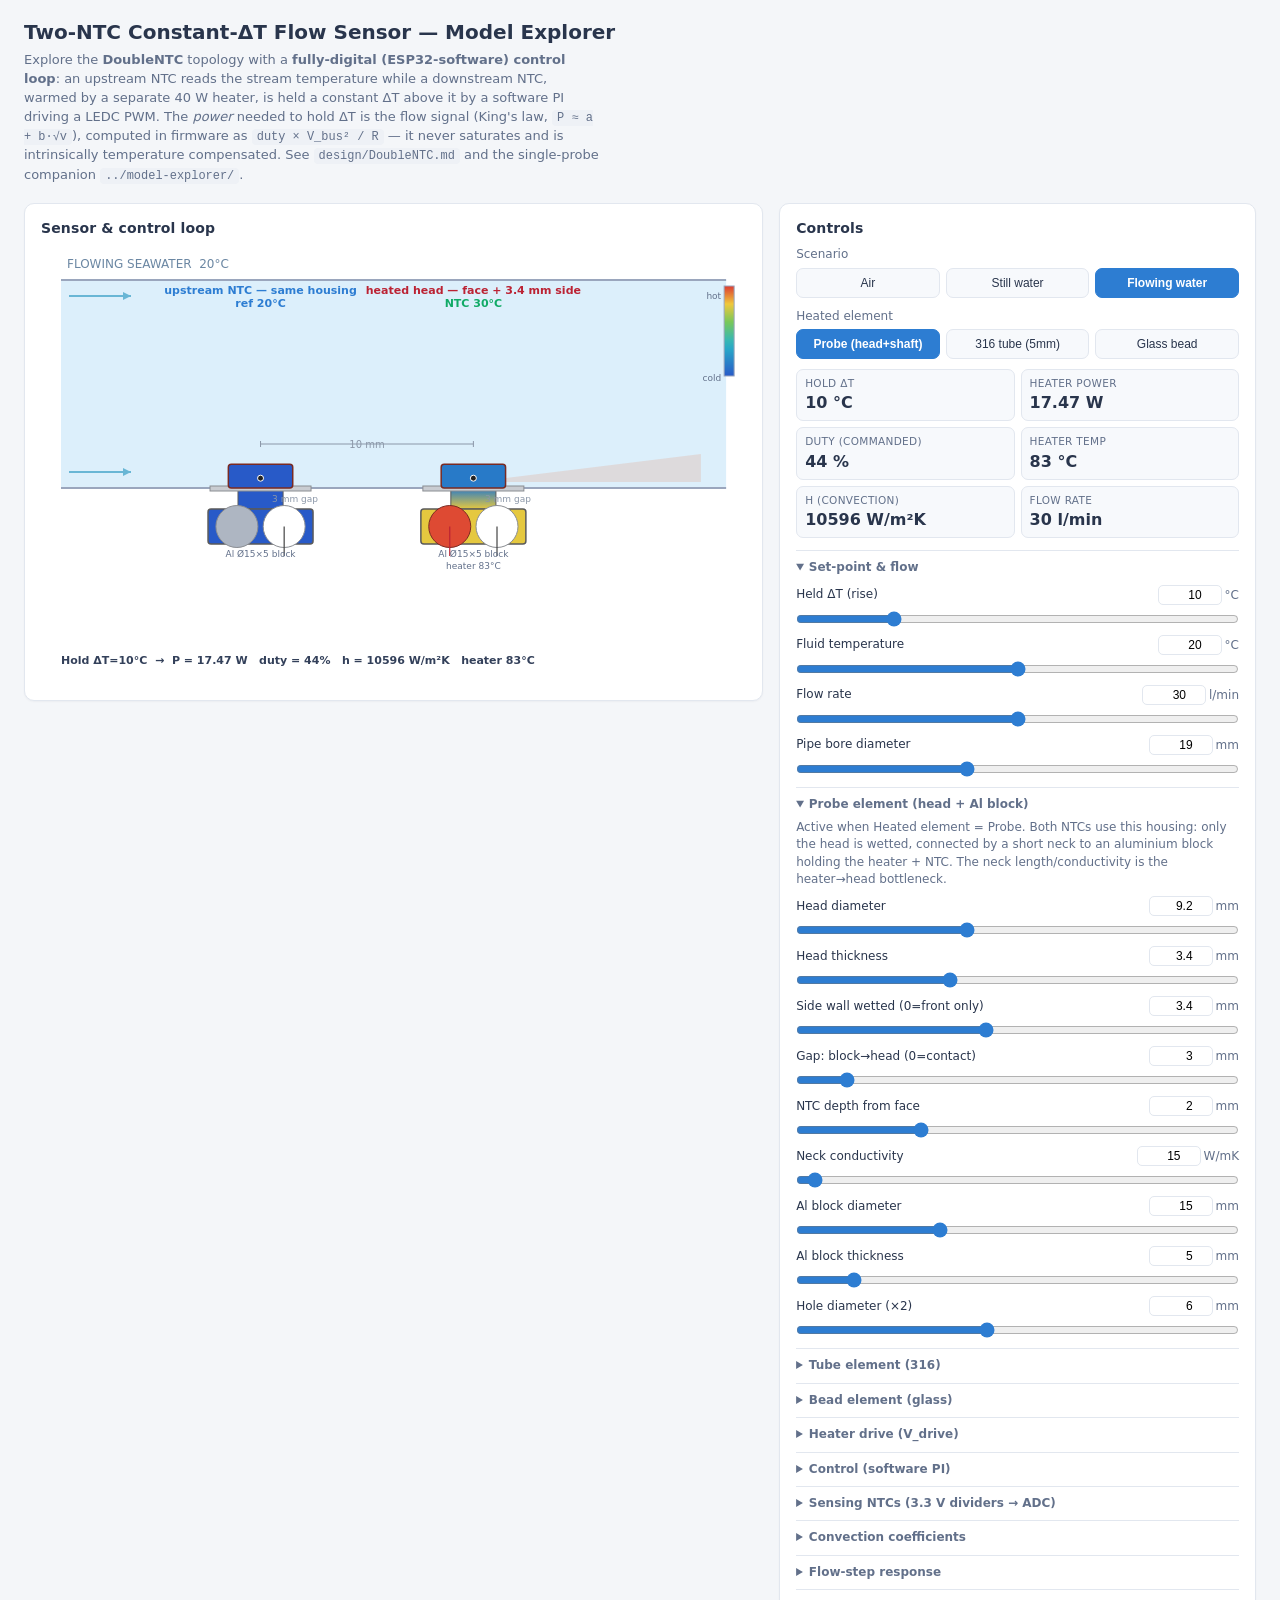
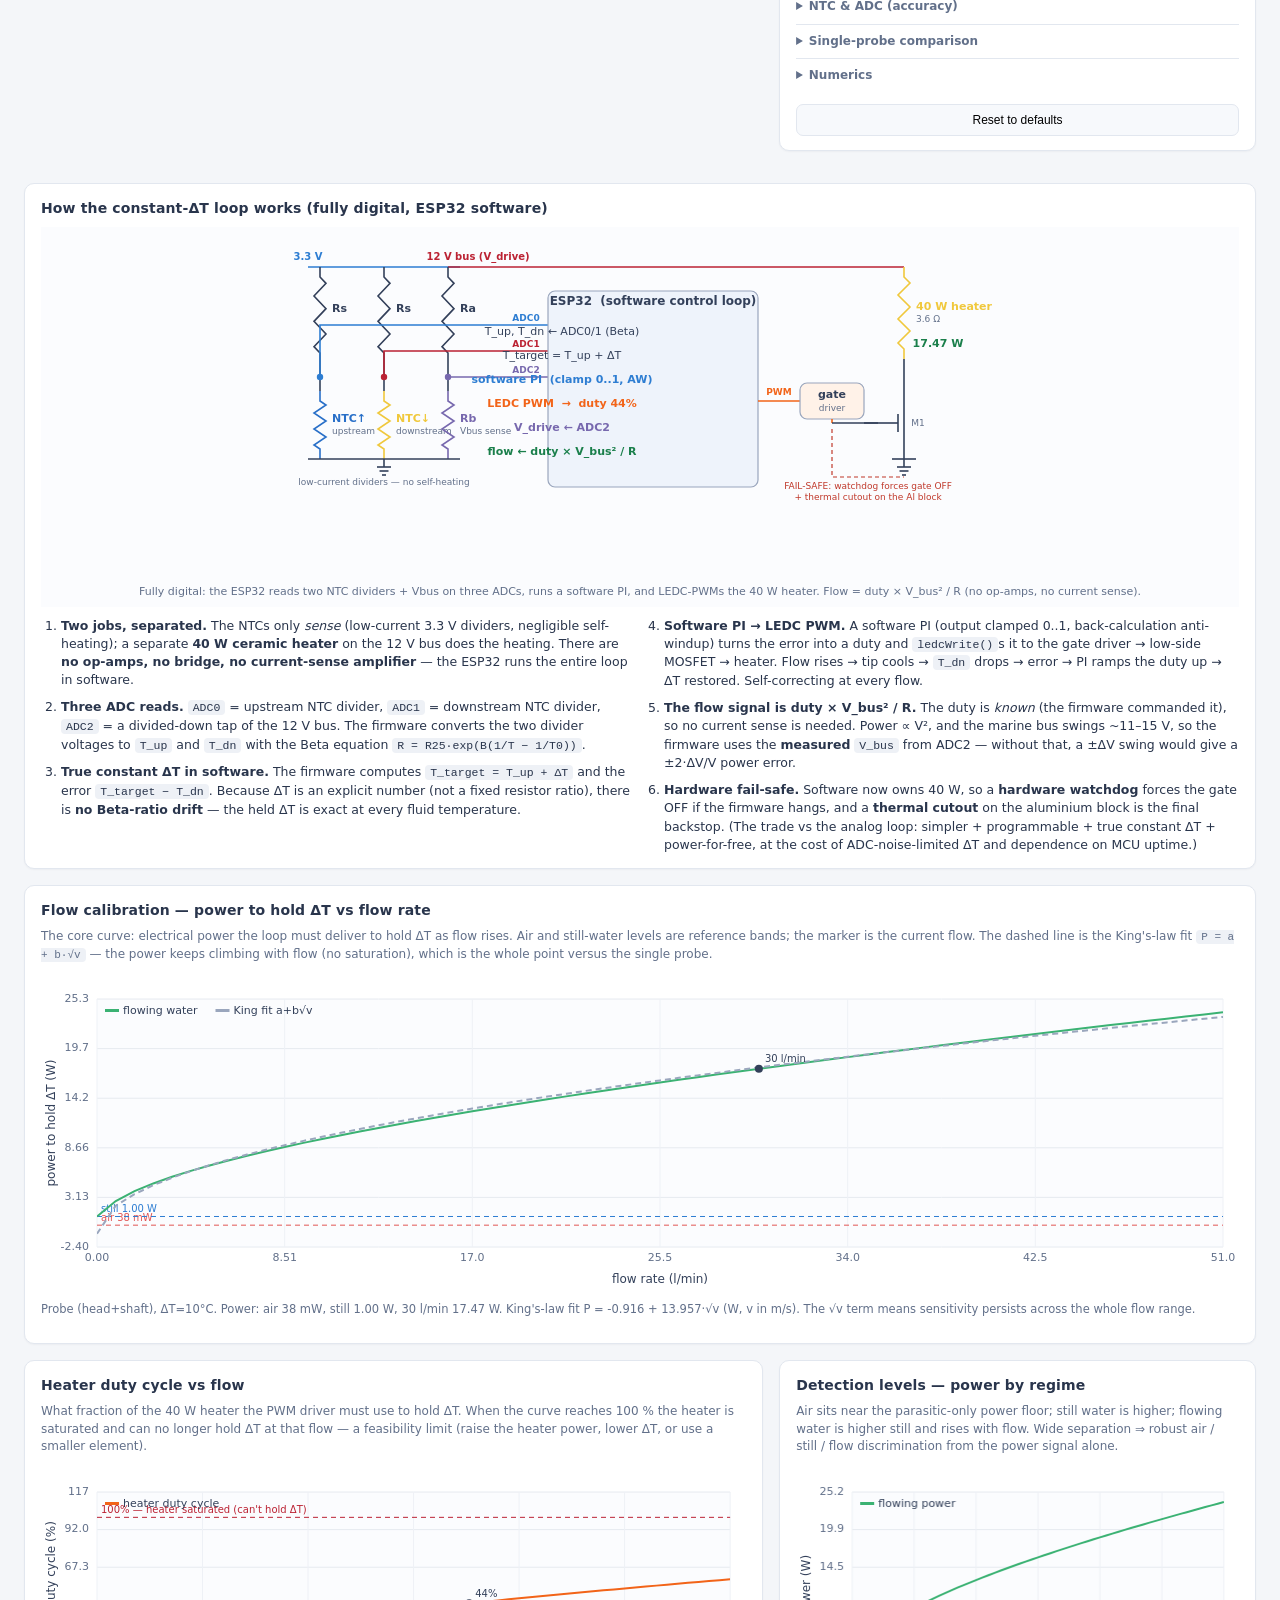
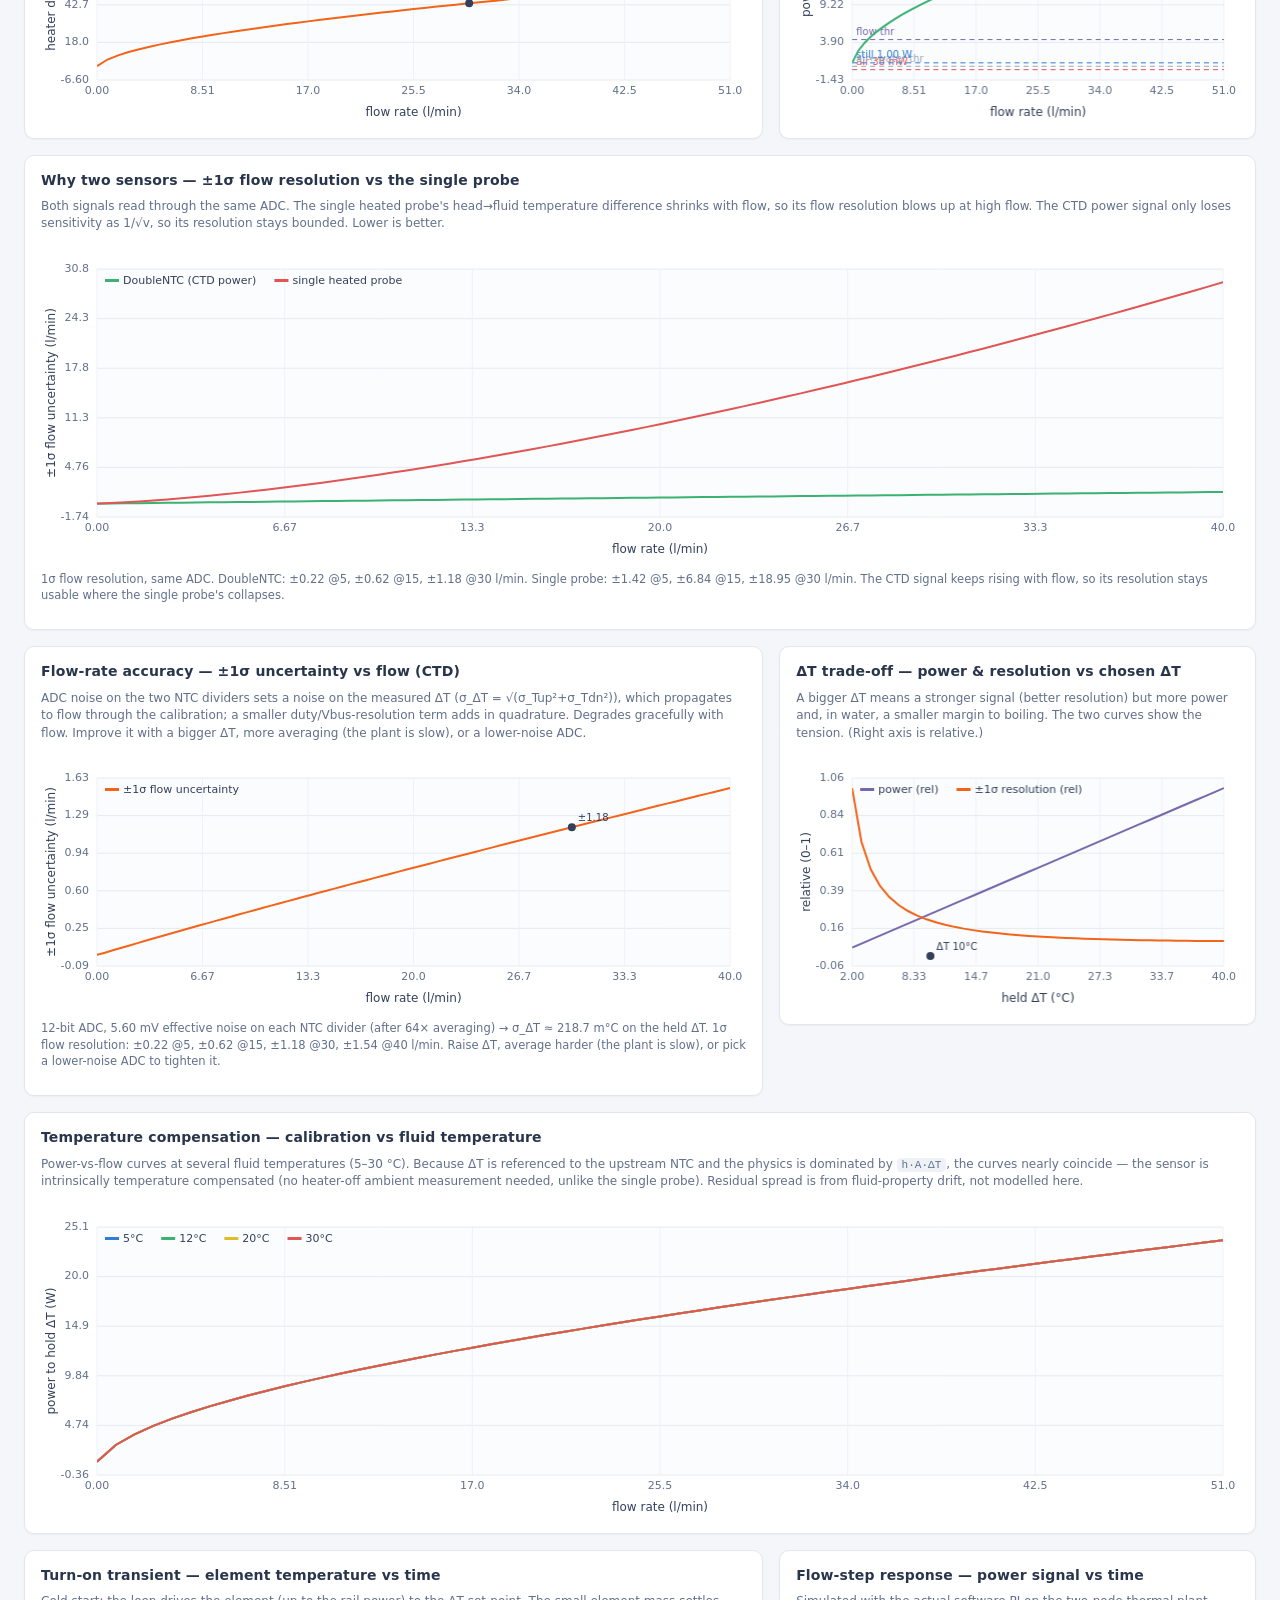
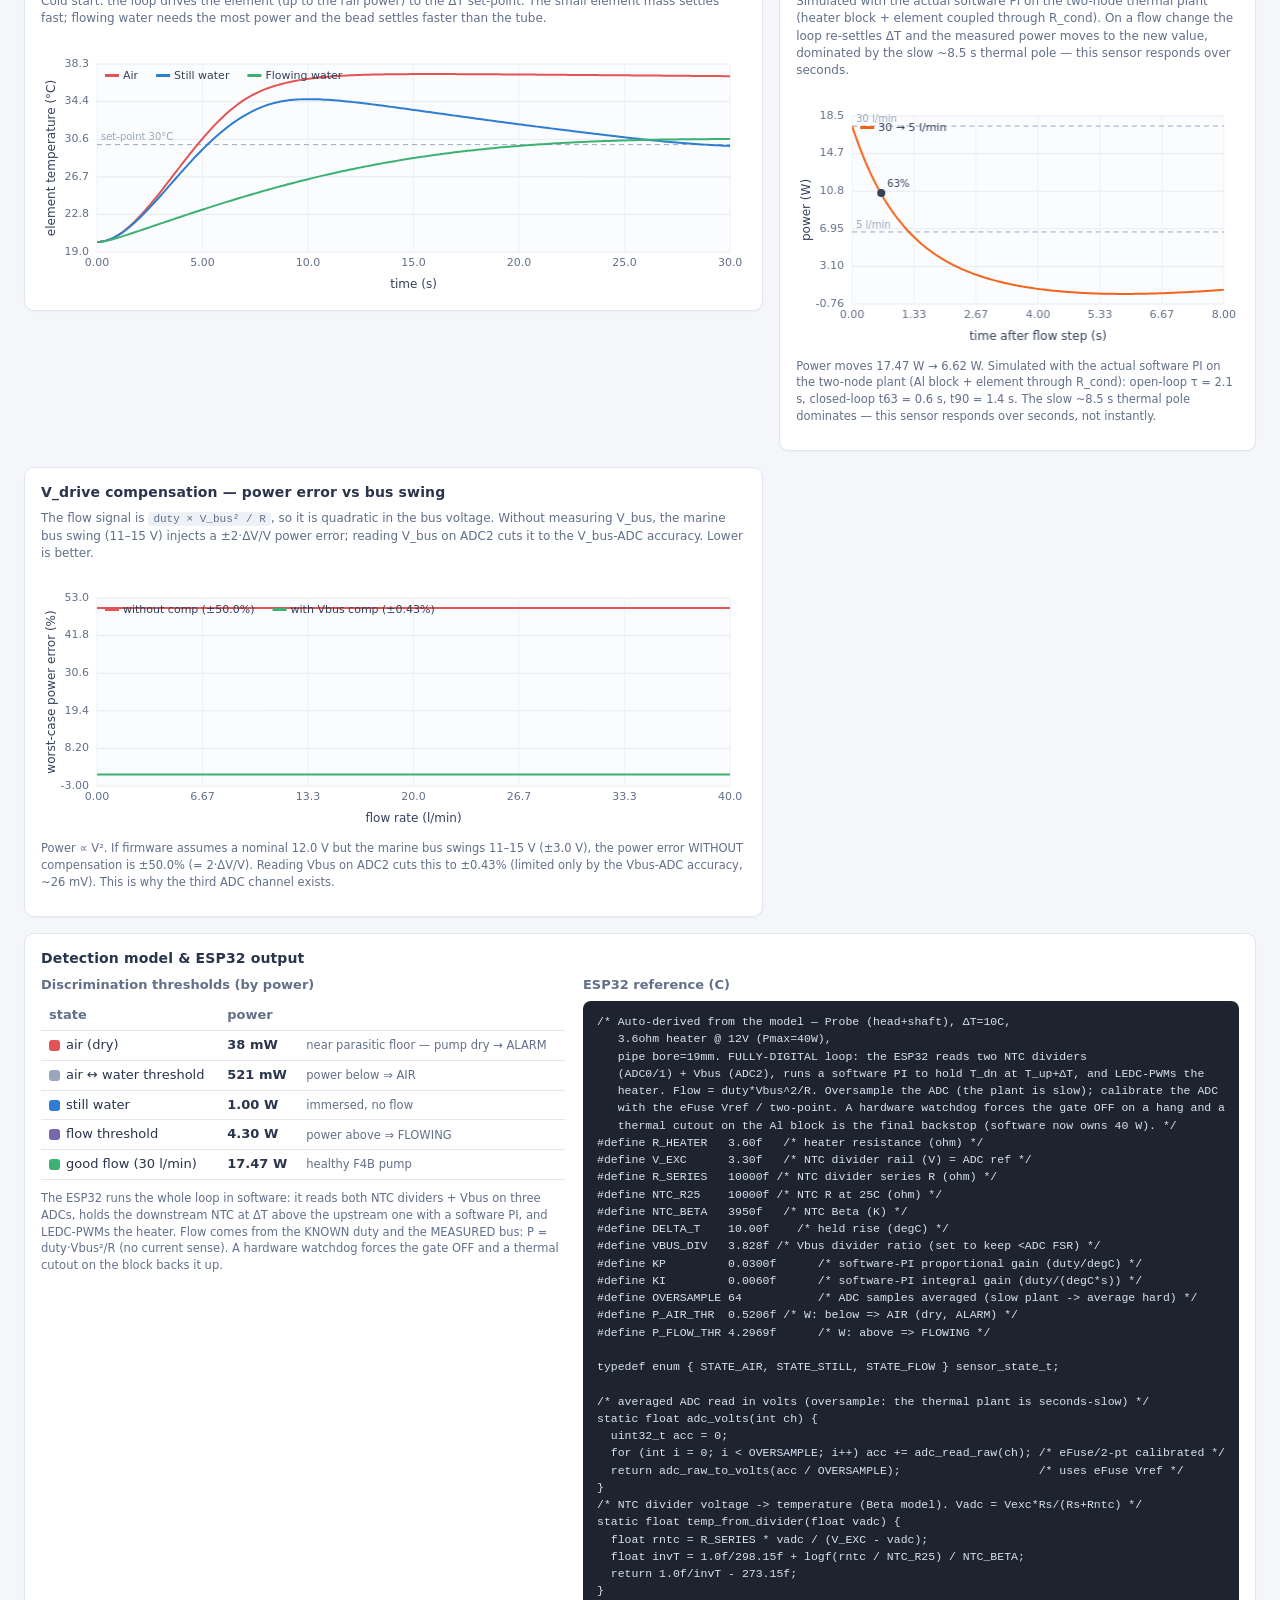
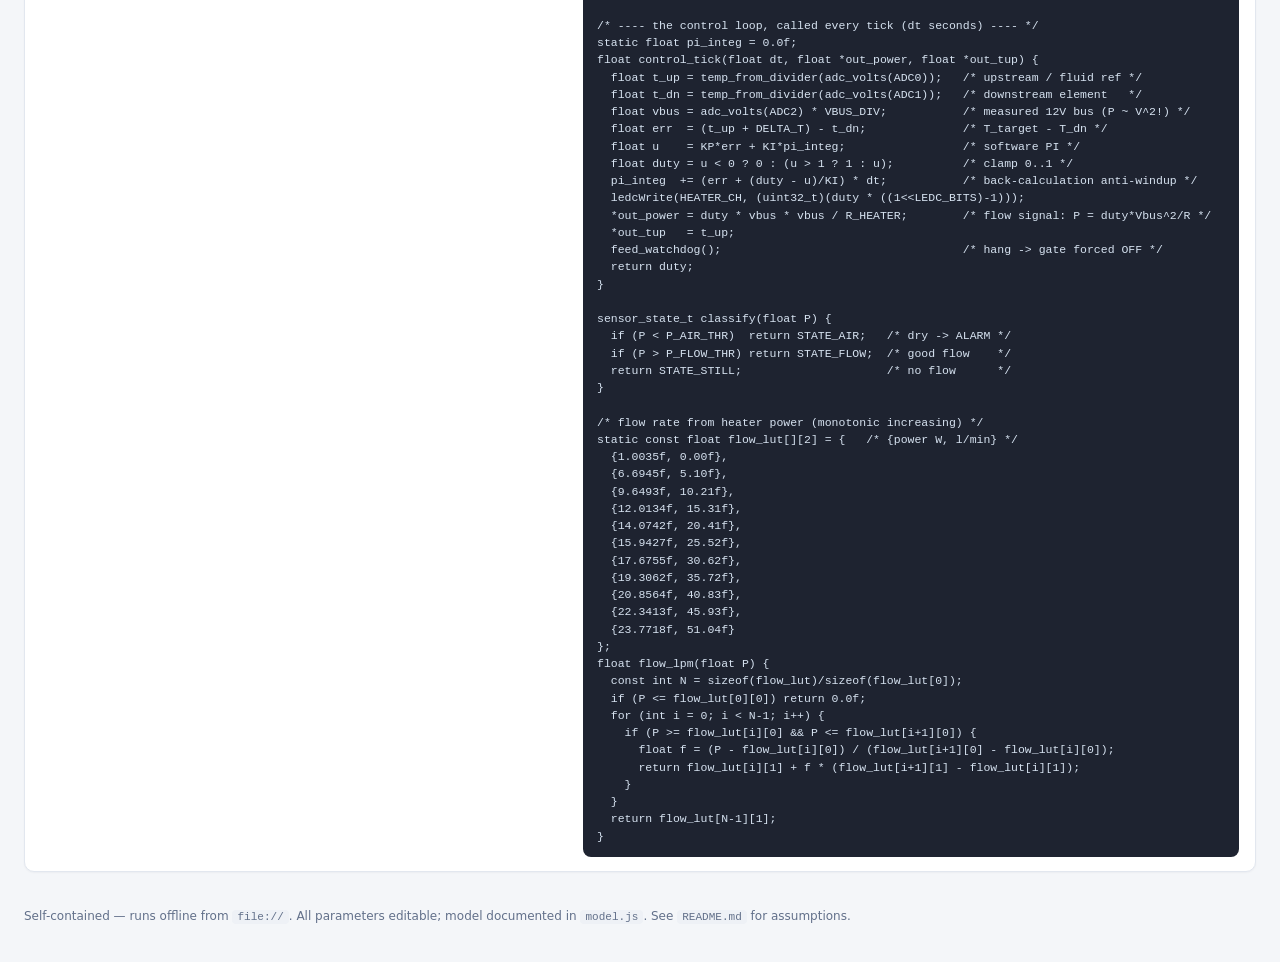
<file: design/double-ntc-explorer/index.html>
<!DOCTYPE html>
<html lang="en">
  <head>
    <meta charset="UTF-8" />
    <meta name="viewport" content="width=device-width, initial-scale=1.0" />
    <title>DoubleNTC Flow Sensor Explorer</title>
    <link rel="stylesheet" href="styles.css" />
  </head>
  <body>
    <header>
      <h1>Two-NTC Constant-ΔT Flow Sensor — Model Explorer</h1>
      <p class="sub">
        Explore the <strong>DoubleNTC</strong> topology with a <strong>fully-digital
        (ESP32-software) control loop</strong>: an upstream NTC reads the stream temperature
        while a downstream NTC, warmed by a separate 40 W heater, is held a constant ΔT above it
        by a software PI driving a LEDC PWM. The <em>power</em> needed to hold ΔT is the flow
        signal (King's law, <code>P ≈ a + b·√v</code>), computed in firmware as
        <code>duty × V_bus² / R</code> — it never saturates and is intrinsically temperature
        compensated. See <code>design/DoubleNTC.md</code> and the single-probe companion
        <code>../model-explorer/</code>.
      </p>
    </header>

    <main>
      <!-- ============ TOP: diagram + controls ============ -->
      <section class="panel diagram-panel">
        <h2>Sensor &amp; control loop</h2>
        <canvas id="diagram"></canvas>
      </section>

      <section class="panel controls-panel">
        <h2>Controls</h2>

        <div class="field">
          <label>Scenario</label>
          <div class="scenarios" id="scenarios">
            <button data-scene="air" class="active">Air</button>
            <button data-scene="stillwater">Still water</button>
            <button data-scene="flowing">Flowing water</button>
          </div>
        </div>

        <div class="field">
          <label>Heated element</label>
          <div class="scenarios" id="elements"></div>
        </div>

        <div class="readout" id="readout"></div>

        <details open>
          <summary>Set-point &amp; flow</summary>
          <div class="ctrl" data-key="delta_T" data-min="2" data-max="40" data-step="1" data-unit="°C" data-label="Held ΔT (rise)"></div>
          <div class="ctrl" data-key="T_fluid" data-min="0" data-max="40" data-step="1" data-unit="°C" data-label="Fluid temperature"></div>
          <div class="ctrl" data-key="flow_lpm" data-min="0" data-max="60" data-step="0.5" data-unit="l/min" data-label="Flow rate"></div>
          <div class="ctrl" data-key="pipe_dia_mm" data-min="6" data-max="40" data-step="0.5" data-unit="mm" data-label="Pipe bore diameter"></div>
        </details>

        <details open>
          <summary>Probe element (head + Al block)</summary>
          <p class="hint" style="margin: 6px 0">
            Active when Heated element = Probe. Both NTCs use this housing: only the head is
            wetted, connected by a short neck to an aluminium block holding the heater + NTC.
            The neck length/conductivity is the heater→head bottleneck.
          </p>
          <div class="ctrl" data-key="probe_head_dia_mm" data-min="5" data-max="16" data-step="0.1" data-unit="mm" data-label="Head diameter"></div>
          <div class="ctrl" data-key="probe_head_thick_mm" data-min="1" data-max="8" data-step="0.1" data-unit="mm" data-label="Head thickness"></div>
          <div class="ctrl" data-key="head_side_exposed_mm" data-min="0" data-max="8" data-step="0.1" data-unit="mm" data-label="Side wall wetted (0=front only)"></div>
          <div class="ctrl" data-key="probe_gap_mm" data-min="0" data-max="30" data-step="0.5" data-unit="mm" data-label="Gap: block→head (0=contact)"></div>
          <div class="ctrl" data-key="probe_ntc_from_face_mm" data-min="0.5" data-max="6" data-step="0.1" data-unit="mm" data-label="NTC depth from face"></div>
          <div class="ctrl" data-key="probe_k" data-min="5" data-max="400" data-step="1" data-unit="W/mK" data-label="Neck conductivity"></div>
          <div class="ctrl" data-key="al_dia_mm" data-min="8" data-max="30" data-step="0.5" data-unit="mm" data-label="Al block diameter"></div>
          <div class="ctrl" data-key="al_thick_mm" data-min="3" data-max="20" data-step="0.5" data-unit="mm" data-label="Al block thickness"></div>
          <div class="ctrl" data-key="al_hole_mm" data-min="3" data-max="10" data-step="0.5" data-unit="mm" data-label="Hole diameter (×2)"></div>
        </details>

        <details>
          <summary>Tube element (316)</summary>
          <p class="hint" style="margin: 6px 0">Active when Heated element = 316 tube.</p>
          <div class="ctrl" data-key="tube_od_mm" data-min="2" data-max="10" data-step="0.5" data-unit="mm" data-label="Tube OD"></div>
          <div class="ctrl" data-key="tube_id_mm" data-min="0" data-max="6" data-step="0.5" data-unit="mm" data-label="Tube bore ID"></div>
          <div class="ctrl" data-key="active_len_mm" data-min="2" data-max="30" data-step="0.5" data-unit="mm" data-label="Active wetted length"></div>
          <div class="ctrl" data-key="support_len_mm" data-min="3" data-max="40" data-step="0.5" data-unit="mm" data-label="Support conduction length"></div>
          <div class="ctrl" data-key="tube_k" data-min="5" data-max="120" data-step="1" data-unit="W/mK" data-label="Tube conductivity"></div>
        </details>

        <details>
          <summary>Bead element (glass)</summary>
          <p class="hint" style="margin: 6px 0">Active when Heated element = Glass bead.</p>
          <div class="ctrl" data-key="bead_dia_mm" data-min="1" data-max="6" data-step="0.1" data-unit="mm" data-label="Bead diameter"></div>
          <div class="ctrl" data-key="bead_exposed_frac" data-min="0.1" data-max="1" data-step="0.05" data-unit="" data-label="Exposed fraction"></div>
        </details>

        <details>
          <summary>Heater drive (V_drive)</summary>
          <p class="hint" style="margin: 6px 0">
            A separate ceramic heater (not the NTC), PWM'd by the ESP32. P_max = V²/R — 3.6 Ω @
            12 V ≈ 40 W. Flow = duty × V_bus² / R. The marine bus swings (min/max below); power
            ∝ V², so firmware reads V_bus to compensate.
          </p>
          <div class="ctrl" data-key="heater_R" data-min="1" data-max="20" data-step="0.1" data-unit="Ω" data-label="Heater resistance"></div>
          <div class="ctrl" data-key="v_drive" data-min="5" data-max="24" data-step="0.1" data-unit="V" data-label="V_drive nominal"></div>
          <div class="ctrl" data-key="v_drive_min" data-min="5" data-max="15" data-step="0.1" data-unit="V" data-label="V_drive min (bus low)"></div>
          <div class="ctrl" data-key="v_drive_max" data-min="12" data-max="18" data-step="0.1" data-unit="V" data-label="V_drive max (bus high)"></div>
          <div class="ctrl" data-key="heater_tmax_c" data-min="80" data-max="600" data-step="10" data-unit="°C" data-label="Heater max temp"></div>
          <div class="ctrl" data-key="G_lead" data-min="0" data-max="0.02" data-step="0.0005" data-unit="W/K" data-label="Lead-wire heat leak"></div>
        </details>

        <details>
          <summary>Control (software PI)</summary>
          <p class="hint" style="margin: 6px 0">
            Gains for the ESP32 software PI (output is duty, clamped 0..1 with anti-windup).
            Tuned for the slow plant (dominant thermal pole ~8.5 s).
          </p>
          <div class="ctrl" data-key="pi_kp" data-min="0" data-max="1" data-step="0.005" data-unit="/°C" data-label="PI Kp (duty per °C)"></div>
          <div class="ctrl" data-key="pi_ki" data-min="0" data-max="0.2" data-step="0.001" data-unit="/°C·s" data-label="PI Ki (duty per °C·s)"></div>
        </details>

        <details>
          <summary>Sensing NTCs (3.3 V dividers → ADC)</summary>
          <p class="hint" style="margin: 6px 0">
            The two NTCs are low-power temperature sensors on 3.3 V dividers, each read by an
            ESP32 ADC channel. Self-heating should be negligible.
          </p>
          <div class="ctrl" data-key="ntc_vexc" data-min="1" data-max="3.3" data-step="0.1" data-unit="V" data-label="Divider excitation"></div>
          <div class="ctrl" data-key="ntc_rseries" data-min="1000" data-max="100000" data-step="500" data-unit="Ω" data-label="Divider series R"></div>
          <div class="ctrl" data-key="ntc_diss_mw_c" data-min="1" data-max="20" data-step="0.5" data-unit="mW/°C" data-label="NTC dissipation const"></div>
        </details>

        <details>
          <summary>Convection coefficients</summary>
          <div class="ctrl" data-key="h_air" data-min="2" data-max="40" data-step="1" data-unit="W/m²K" data-label="h — air (natural)"></div>
          <div class="ctrl" data-key="h_stillwater" data-min="50" data-max="2000" data-step="10" data-unit="W/m²K" data-label="h — still water"></div>
          <div class="ctrl" data-key="emissivity" data-min="0" data-max="1" data-step="0.05" data-unit="" data-label="Emissivity (air radiation)"></div>
        </details>

        <details>
          <summary>Flow-step response</summary>
          <div class="ctrl" data-key="step_from_lpm" data-min="0" data-max="60" data-step="1" data-unit="l/min" data-label="Step from"></div>
          <div class="ctrl" data-key="step_to_lpm" data-min="0" data-max="60" data-step="1" data-unit="l/min" data-label="Step to"></div>
          <div class="ctrl" data-key="step_time" data-min="0.5" data-max="30" data-step="0.5" data-unit="s" data-label="Graph horizon"></div>
        </details>

        <details>
          <summary>NTC &amp; ADC (accuracy)</summary>
          <div class="field" style="margin: 8px 0">
            <label>ADC</label>
            <div class="scenarios" id="adcpresets"></div>
          </div>
          <div class="ctrl" data-key="ntc_r25" data-min="1" data-max="100" data-step="1" data-unit="kΩ" data-label="Sensing NTC R₂₅"></div>
          <div class="ctrl" data-key="ntc_beta" data-min="3000" data-max="4500" data-step="10" data-unit="K" data-label="NTC Beta"></div>
          <div class="ctrl" data-key="adc_fsr" data-min="0.256" data-max="6.144" data-step="0.001" data-unit="V" data-label="ADC full-scale"></div>
          <div class="ctrl" data-key="adc_noise_mv" data-min="0" data-max="60" data-step="0.05" data-unit="mV" data-label="ADC noise (raw RMS)"></div>
          <div class="ctrl" data-key="adc_averages" data-min="1" data-max="256" data-step="1" data-unit="×" data-label="ADC averages"></div>
          <div class="ctrl" data-key="adc_inl_mv" data-min="0" data-max="40" data-step="0.05" data-unit="mV" data-label="INL/offset floor"></div>
        </details>

        <details>
          <summary>Single-probe comparison</summary>
          <p class="hint" style="margin: 6px 0">
            The M6 heated probe from <code>../model-explorer</code>, drawn on the comparison
            chart so the resolution gain is quantitative.
          </p>
          <div class="ctrl" data-key="sp_R_cond" data-min="5" data-max="120" data-step="1" data-unit="K/W" data-label="Probe shaft R_cond"></div>
          <div class="ctrl" data-key="sp_T_ptc" data-min="40" data-max="120" data-step="1" data-unit="°C" data-label="Probe PTC temp"></div>
          <div class="ctrl" data-key="sp_div_rseries" data-min="1" data-max="50" data-step="0.5" data-unit="kΩ" data-label="Probe series resistor"></div>
        </details>

        <details>
          <summary>Numerics</summary>
          <div class="ctrl" data-key="sim_time" data-min="2" data-max="120" data-step="1" data-unit="s" data-label="Turn-on sim time"></div>
        </details>

        <button id="reset" class="reset">Reset to defaults</button>
      </section>

      <!-- ============ HOW IT WORKS: op-amp control schematic ============ -->
      <section class="panel circuit-panel">
        <h2>How the constant-ΔT loop works (fully digital, ESP32 software)</h2>
        <canvas id="circuit"></canvas>
        <ol class="circuit-explain">
          <li>
            <b>Two jobs, separated.</b> The NTCs only <i>sense</i> (low-current 3.3 V dividers,
            negligible self-heating); a separate <b>40 W ceramic heater</b> on the 12 V bus does
            the heating. There are <b>no op-amps, no bridge, no current-sense amplifier</b> — the
            ESP32 runs the entire loop in software.
          </li>
          <li>
            <b>Three ADC reads.</b> <code>ADC0</code> = upstream NTC divider, <code>ADC1</code> =
            downstream NTC divider, <code>ADC2</code> = a divided-down tap of the 12 V bus. The
            firmware converts the two divider voltages to <code>T_up</code> and <code>T_dn</code>
            with the Beta equation <code>R = R25·exp(B(1/T − 1/T0))</code>.
          </li>
          <li>
            <b>True constant ΔT in software.</b> The firmware computes
            <code>T_target = T_up + ΔT</code> and the error <code>T_target − T_dn</code>. Because
            ΔT is an explicit number (not a fixed resistor ratio), there is <b>no Beta-ratio
            drift</b> — the held ΔT is exact at every fluid temperature.
          </li>
          <li>
            <b>Software PI → LEDC PWM.</b> A software PI (output clamped 0..1, back-calculation
            anti-windup) turns the error into a duty and <code>ledcWrite()</code>s it to the gate
            driver → low-side MOSFET → heater. Flow rises → tip cools → <code>T_dn</code> drops →
            error → PI ramps the duty up → ΔT restored. Self-correcting at every flow.
          </li>
          <li>
            <b>The flow signal is duty × V_bus² / R.</b> The duty is <i>known</i> (the firmware
            commanded it), so no current sense is needed. Power ∝ V², and the marine bus swings
            ~11–15 V, so the firmware uses the <b>measured</b> <code>V_bus</code> from ADC2 —
            without that, a ±ΔV swing would give a ±2·ΔV/V power error.
          </li>
          <li>
            <b>Hardware fail-safe.</b> Software now owns 40 W, so a <b>hardware watchdog</b> forces
            the gate OFF if the firmware hangs, and a <b>thermal cutout</b> on the aluminium block
            is the final backstop. (The trade vs the analog loop: simpler + programmable + true
            constant ΔT + power-for-free, at the cost of ADC-noise-limited ΔT and dependence on
            MCU uptime.)
          </li>
        </ol>
      </section>

      <!-- ============ MIDDLE: graphs ============ -->
      <section class="panel graph-panel full">
        <h2>Flow calibration — power to hold ΔT vs flow rate</h2>
        <p class="hint">
          The core curve: electrical power the loop must deliver to hold ΔT as flow rises.
          Air and still-water levels are reference bands; the marker is the current flow.
          The dashed line is the King's-law fit <code>P = a + b·√v</code> — the power keeps
          climbing with flow (no saturation), which is the whole point versus the single probe.
        </p>
        <canvas class="chart" id="chartPower"></canvas>
        <p class="note" id="powerInfo"></p>
      </section>

      <section class="panel graph-panel">
        <h2>Heater duty cycle vs flow</h2>
        <p class="hint">
          What fraction of the 40 W heater the PWM driver must use to hold ΔT. When the curve
          reaches 100 % the heater is saturated and can no longer hold ΔT at that flow — a
          feasibility limit (raise the heater power, lower ΔT, or use a smaller element).
        </p>
        <canvas class="chart" id="chartDrive"></canvas>
      </section>

      <section class="panel graph-panel">
        <h2>Detection levels — power by regime</h2>
        <p class="hint">
          Air sits near the parasitic-only power floor; still water is higher; flowing water
          is higher still and rises with flow. Wide separation ⇒ robust air / still / flow
          discrimination from the power signal alone.
        </p>
        <canvas class="chart" id="chartLevels"></canvas>
      </section>

      <section class="panel graph-panel full">
        <h2>Why two sensors — ±1σ flow resolution vs the single probe</h2>
        <p class="hint">
          Both signals read through the same ADC. The single heated probe's head→fluid
          temperature difference shrinks with flow, so its flow resolution blows up at high
          flow. The CTD power signal only loses sensitivity as 1/√v, so its resolution stays
          bounded. Lower is better.
        </p>
        <canvas class="chart" id="chartCompare"></canvas>
        <p class="note" id="compareInfo"></p>
      </section>

      <section class="panel graph-panel">
        <h2>Flow-rate accuracy — ±1σ uncertainty vs flow (CTD)</h2>
        <p class="hint">
          ADC noise on the two NTC dividers sets a noise on the measured ΔT (σ_ΔT =
          √(σ_Tup²+σ_Tdn²)), which propagates to flow through the calibration; a smaller
          duty/Vbus-resolution term adds in quadrature. Degrades gracefully with flow. Improve
          it with a bigger ΔT, more averaging (the plant is slow), or a lower-noise ADC.
        </p>
        <canvas class="chart" id="chartAccuracy"></canvas>
        <p class="note" id="accInfo"></p>
      </section>

      <section class="panel graph-panel">
        <h2>ΔT trade-off — power &amp; resolution vs chosen ΔT</h2>
        <p class="hint">
          A bigger ΔT means a stronger signal (better resolution) but more power and, in
          water, a smaller margin to boiling. The two curves show the tension. (Right axis is
          relative.)
        </p>
        <canvas class="chart" id="chartDeltaT"></canvas>
      </section>

      <section class="panel graph-panel full">
        <h2>Temperature compensation — calibration vs fluid temperature</h2>
        <p class="hint">
          Power-vs-flow curves at several fluid temperatures (5–30 °C). Because ΔT is
          referenced to the upstream NTC and the physics is dominated by <code>h·A·ΔT</code>,
          the curves nearly coincide — the sensor is intrinsically temperature compensated
          (no heater-off ambient measurement needed, unlike the single probe). Residual spread
          is from fluid-property drift, not modelled here.
        </p>
        <canvas class="chart" id="chartTempComp"></canvas>
      </section>

      <section class="panel graph-panel">
        <h2>Turn-on transient — element temperature vs time</h2>
        <p class="hint">
          Cold start: the loop drives the element (up to the rail power) to the ΔT set-point.
          The small element mass settles fast; flowing water needs the most power and the
          bead settles faster than the tube.
        </p>
        <canvas class="chart" id="chartTurnon"></canvas>
      </section>

      <section class="panel graph-panel">
        <h2>Flow-step response — power signal vs time</h2>
        <p class="hint">
          Simulated with the actual software PI on the two-node thermal plant (heater block +
          element coupled through R_cond). On a flow change the loop re-settles ΔT and the
          measured power moves to the new value, dominated by the slow ~8.5 s thermal pole —
          this sensor responds over seconds.
        </p>
        <canvas class="chart" id="chartStep"></canvas>
        <p class="note" id="stepInfo"></p>
      </section>

      <section class="panel graph-panel">
        <h2>V_drive compensation — power error vs bus swing</h2>
        <p class="hint">
          The flow signal is <code>duty × V_bus² / R</code>, so it is quadratic in the bus
          voltage. Without measuring V_bus, the marine bus swing (11–15 V) injects a ±2·ΔV/V
          power error; reading V_bus on ADC2 cuts it to the V_bus-ADC accuracy. Lower is better.
        </p>
        <canvas class="chart" id="chartVbus"></canvas>
        <p class="note" id="vbusInfo"></p>
      </section>

      <!-- ============ BOTTOM: detection model / ESP32 ============ -->
      <section class="panel detect-panel">
        <h2>Detection model &amp; ESP32 output</h2>
        <div class="detect-grid">
          <div>
            <h3>Discrimination thresholds (by power)</h3>
            <table id="thresholds"></table>
            <p class="note" id="adcNote"></p>
          </div>
          <div>
            <h3>ESP32 reference (C)</h3>
            <pre id="esp32"></pre>
          </div>
        </div>
      </section>
    </main>

    <footer>
      <p>
        Self-contained — runs offline from <code>file://</code>. All parameters editable; model
        documented in <code>model.js</code>. See <code>README.md</code> for assumptions.
      </p>
    </footer>

    <script src="model.js"></script>
    <script src="charts.js"></script>
    <script src="diagram.js"></script>
    <script src="app.js"></script>
  </body>
</html>
</file>
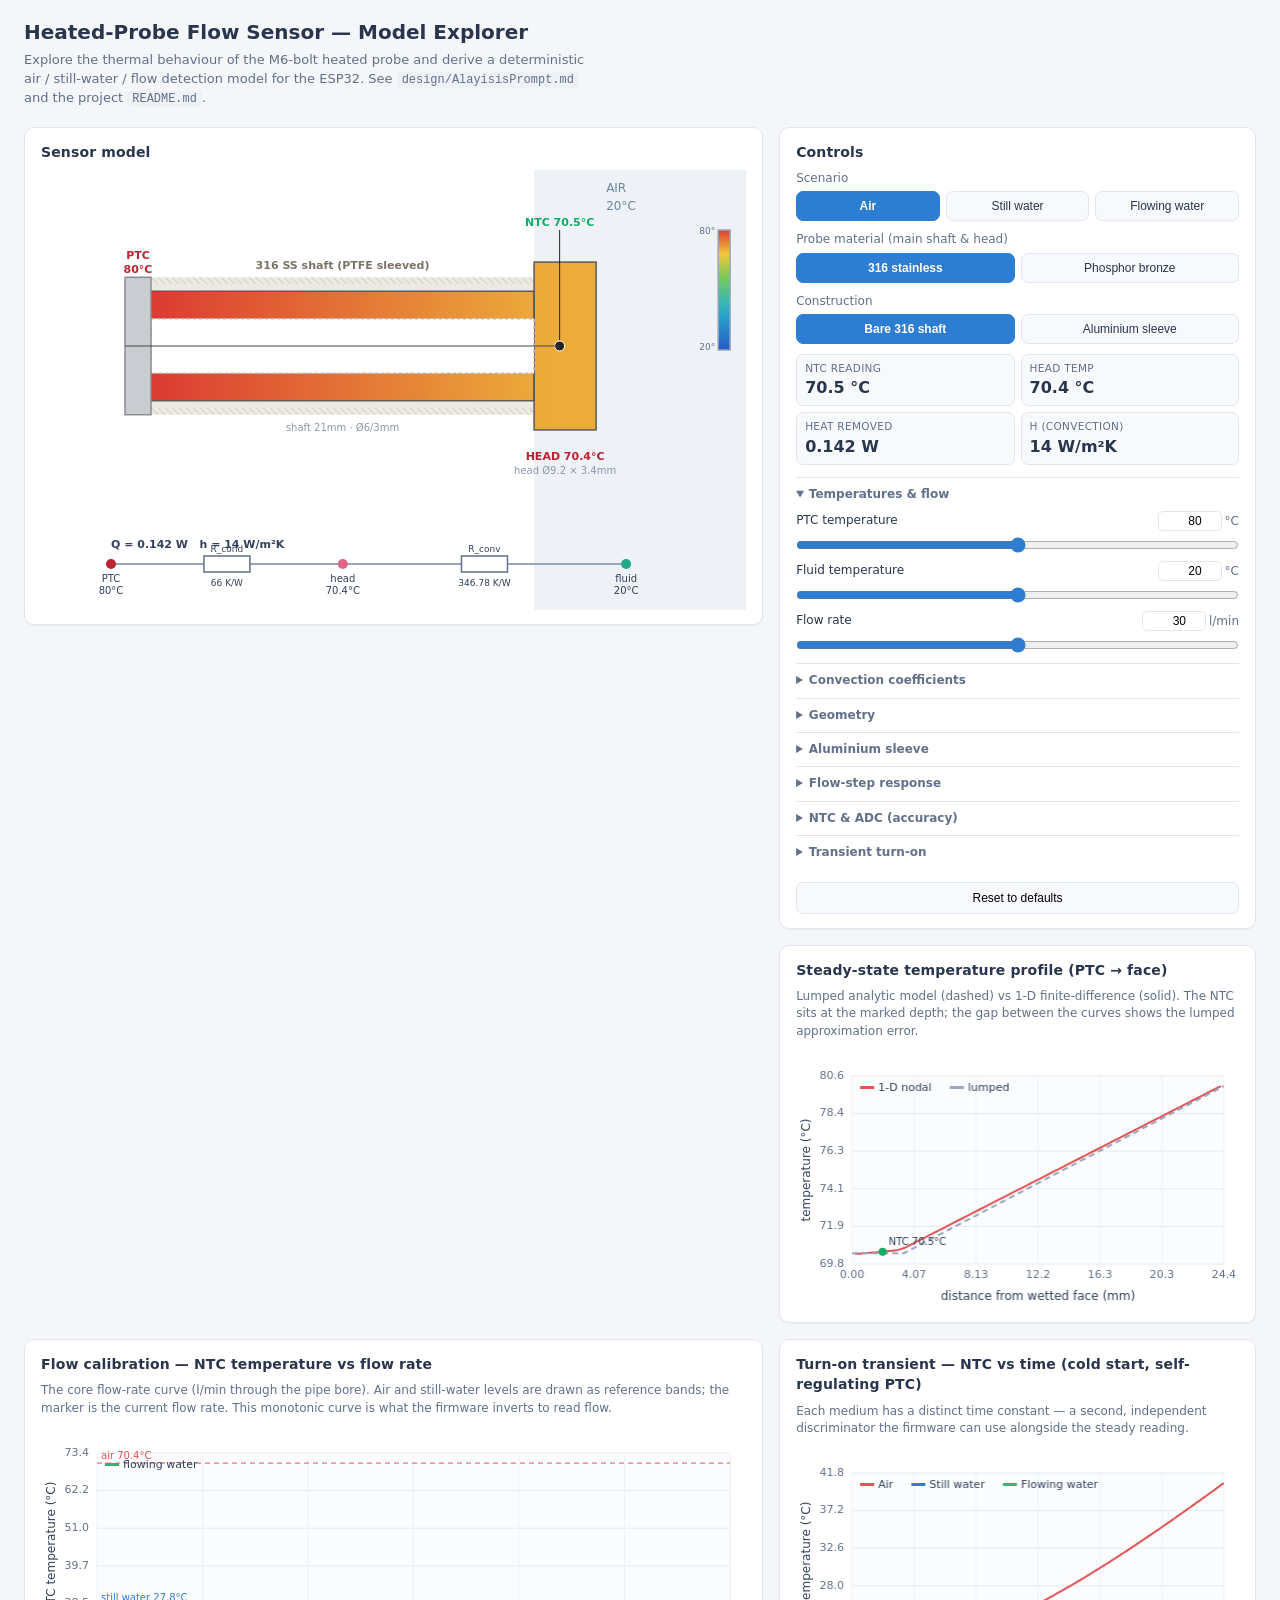
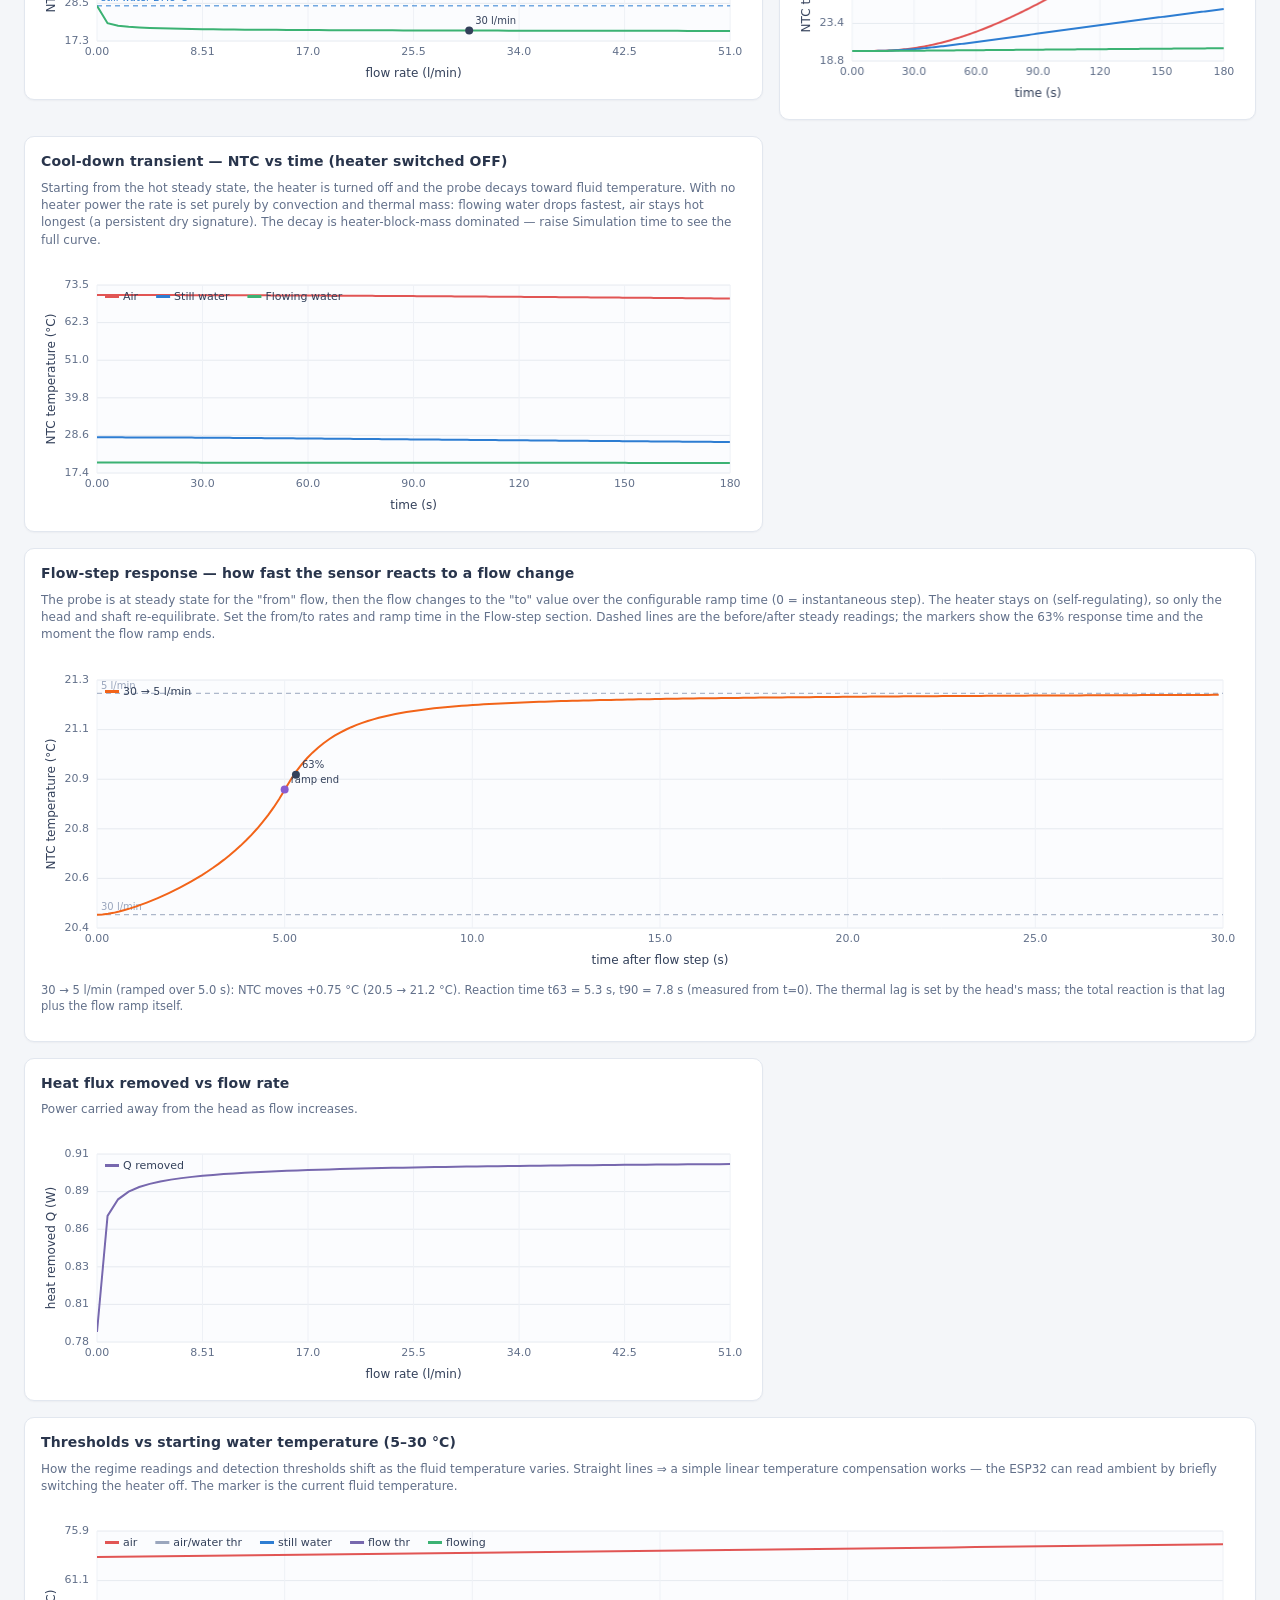
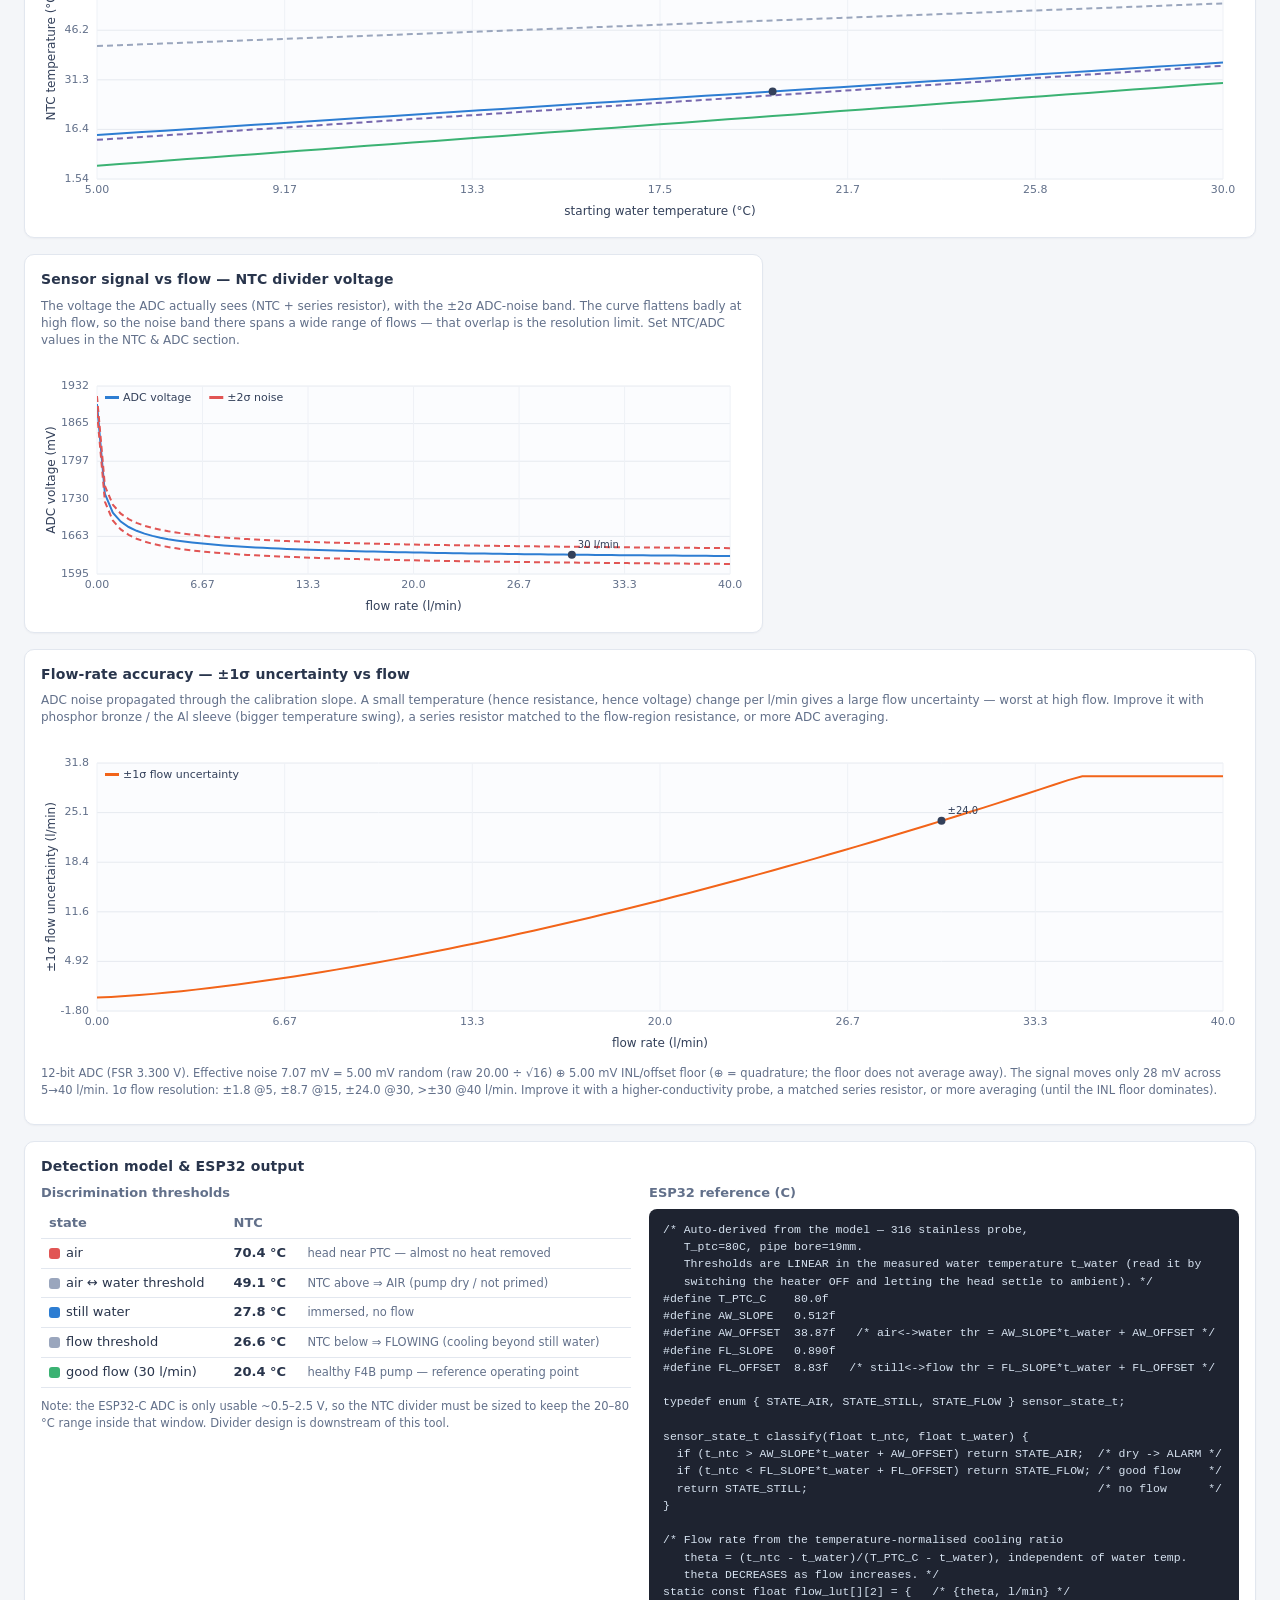
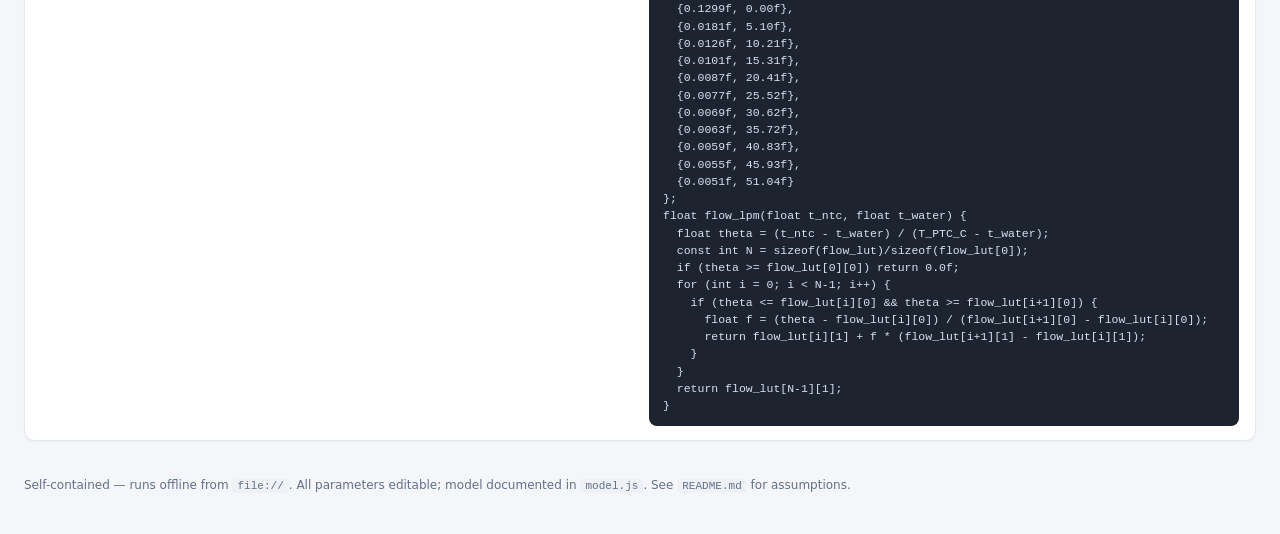
<file: design/model-explorer/index.html>
<!DOCTYPE html>
<html lang="en">
  <head>
    <meta charset="UTF-8" />
    <meta name="viewport" content="width=device-width, initial-scale=1.0" />
    <title>Flow Sensor Model Explorer</title>
    <link rel="stylesheet" href="styles.css" />
  </head>
  <body>
    <header>
      <h1>Heated-Probe Flow Sensor — Model Explorer</h1>
      <p class="sub">
        Explore the thermal behaviour of the M6-bolt heated probe and derive a deterministic
        air / still-water / flow detection model for the ESP32. See
        <code>design/AlayisisPrompt.md</code> and the project <code>README.md</code>.
      </p>
    </header>

    <main>
      <!-- ============ TOP: diagram + controls ============ -->
      <section class="panel diagram-panel">
        <h2>Sensor model</h2>
        <canvas id="diagram"></canvas>
      </section>

      <section class="panel controls-panel">
        <h2>Controls</h2>

        <div class="field">
          <label>Scenario</label>
          <div class="scenarios" id="scenarios">
            <button data-scene="air" class="active">Air</button>
            <button data-scene="stillwater">Still water</button>
            <button data-scene="flowing">Flowing water</button>
          </div>
        </div>

        <div class="field">
          <label>Probe material (main shaft &amp; head)</label>
          <div class="scenarios" id="materials"></div>
        </div>

        <div class="field">
          <label>Construction</label>
          <div class="scenarios" id="construction">
            <button data-constr="bare" class="active">Bare 316 shaft</button>
            <button data-constr="sleeve">Aluminium sleeve</button>
          </div>
        </div>

        <div class="readout" id="readout"></div>

        <details open>
          <summary>Temperatures &amp; flow</summary>
          <div class="ctrl" data-key="T_ptc" data-min="40" data-max="120" data-step="1" data-unit="°C" data-label="PTC temperature"></div>
          <div class="ctrl" data-key="T_fluid" data-min="0" data-max="40" data-step="1" data-unit="°C" data-label="Fluid temperature"></div>
          <div class="ctrl" data-key="flow_lpm" data-min="0" data-max="60" data-step="0.5" data-unit="l/min" data-label="Flow rate"></div>
        </details>

        <details>
          <summary>Convection coefficients</summary>
          <div class="ctrl" data-key="h_air" data-min="2" data-max="40" data-step="1" data-unit="W/m²K" data-label="h — air (natural)"></div>
          <div class="ctrl" data-key="h_stillwater" data-min="50" data-max="2000" data-step="10" data-unit="W/m²K" data-label="h — still water"></div>
          <div class="ctrl" data-key="emissivity" data-min="0" data-max="1" data-step="0.05" data-unit="" data-label="Emissivity (air radiation)"></div>
        </details>

        <details>
          <summary>Geometry</summary>
          <div class="ctrl" data-key="pipe_dia_mm" data-min="6" data-max="40" data-step="0.5" data-unit="mm" data-label="Pipe bore diameter"></div>
          <div class="ctrl" data-key="shaft_len_mm" data-min="5" data-max="40" data-step="0.5" data-unit="mm" data-label="Shaft length"></div>
          <div class="ctrl" data-key="shaft_od_mm" data-min="3" data-max="10" data-step="0.1" data-unit="mm" data-label="Shaft OD"></div>
          <div class="ctrl" data-key="shaft_id_mm" data-min="0" data-max="5" data-step="0.1" data-unit="mm" data-label="Shaft bore ID"></div>
          <div class="ctrl" data-key="head_dia_mm" data-min="5" data-max="16" data-step="0.1" data-unit="mm" data-label="Head diameter"></div>
          <div class="ctrl" data-key="head_thick_mm" data-min="1" data-max="8" data-step="0.1" data-unit="mm" data-label="Head thickness"></div>
          <div class="ctrl" data-key="ntc_from_face_mm" data-min="0.5" data-max="6" data-step="0.1" data-unit="mm" data-label="NTC depth from face"></div>
          <div class="ctrl" data-key="k_ss" data-min="5" data-max="120" data-step="1" data-unit="W/mK" data-label="Conductivity (k)"></div>
        </details>

        <details>
          <summary>Aluminium sleeve</summary>
          <p class="hint" style="margin: 6px 0">
            Active only when Construction = Aluminium sleeve. The sleeve runs in parallel with
            the 316 shaft and stops short of the head for the seal seat.
          </p>
          <div class="ctrl" data-key="sleeve_od_mm" data-min="6.5" data-max="16" data-step="0.5" data-unit="mm" data-label="Sleeve OD"></div>
          <div class="ctrl" data-key="sleeve_gap_mm" data-min="0" data-max="10" data-step="0.5" data-unit="mm" data-label="Seal gap (short of head)"></div>
          <div class="ctrl" data-key="sleeve_k" data-min="100" data-max="250" data-step="5" data-unit="W/mK" data-label="Sleeve conductivity"></div>
        </details>

        <details>
          <summary>Flow-step response</summary>
          <div class="ctrl" data-key="step_from_lpm" data-min="0" data-max="60" data-step="1" data-unit="l/min" data-label="Step from"></div>
          <div class="ctrl" data-key="step_to_lpm" data-min="0" data-max="60" data-step="1" data-unit="l/min" data-label="Step to"></div>
          <div class="ctrl" data-key="step_ramp_time" data-min="0" data-max="60" data-step="0.5" data-unit="s" data-label="Flow ramp time (0 = step)"></div>
          <div class="ctrl" data-key="step_time" data-min="2" data-max="120" data-step="1" data-unit="s" data-label="Graph horizon"></div>
        </details>

        <details>
          <summary>NTC &amp; ADC (accuracy)</summary>
          <div class="field" style="margin: 8px 0">
            <label>ADC</label>
            <div class="scenarios" id="adcpresets"></div>
          </div>
          <div class="ctrl" data-key="ntc_r25" data-min="1" data-max="100" data-step="1" data-unit="kΩ" data-label="NTC R₂₅"></div>
          <div class="ctrl" data-key="ntc_beta" data-min="3000" data-max="4500" data-step="10" data-unit="K" data-label="NTC Beta"></div>
          <div class="ctrl" data-key="div_rseries" data-min="1" data-max="50" data-step="0.5" data-unit="kΩ" data-label="Series resistor"></div>
          <div class="ctrl" data-key="div_vsupply" data-min="2.5" data-max="3.6" data-step="0.1" data-unit="V" data-label="Divider supply"></div>
          <div class="ctrl" data-key="adc_fsr" data-min="0.256" data-max="6.144" data-step="0.001" data-unit="V" data-label="ADC full-scale"></div>
          <div class="ctrl" data-key="adc_noise_mv" data-min="0" data-max="60" data-step="0.05" data-unit="mV" data-label="ADC noise (raw RMS)"></div>
          <div class="ctrl" data-key="adc_averages" data-min="1" data-max="256" data-step="1" data-unit="×" data-label="ADC averages"></div>
          <div class="ctrl" data-key="adc_inl_mv" data-min="0" data-max="40" data-step="0.05" data-unit="mV" data-label="INL/offset floor"></div>
        </details>

        <details>
          <summary>Transient turn-on</summary>
          <div class="ctrl" data-key="heater_power" data-min="1" data-max="6" data-step="0.5" data-unit="W" data-label="Heater power"></div>
          <div class="ctrl" data-key="sim_time" data-min="20" data-max="1800" data-step="10" data-unit="s" data-label="Simulation time"></div>
          <div class="ctrl" data-key="n_nodes" data-min="20" data-max="120" data-step="5" data-unit="" data-label="Nodes (1-D solver)"></div>
        </details>

        <button id="reset" class="reset">Reset to defaults</button>
      </section>

      <!-- ============ MIDDLE: graphs ============ -->
      <section class="panel graph-panel">
        <h2>Steady-state temperature profile (PTC → face)</h2>
        <p class="hint">
          Lumped analytic model (dashed) vs 1-D finite-difference (solid). The NTC sits at the
          marked depth; the gap between the curves shows the lumped approximation error.
        </p>
        <canvas class="chart" id="chartProfile"></canvas>
      </section>

      <section class="panel graph-panel">
        <h2>Flow calibration — NTC temperature vs flow rate</h2>
        <p class="hint">
          The core flow-rate curve (l/min through the pipe bore). Air and still-water levels are
          drawn as reference bands; the marker is the current flow rate. This monotonic curve is
          what the firmware inverts to read flow.
        </p>
        <canvas class="chart" id="chartFlow"></canvas>
      </section>

      <section class="panel graph-panel">
        <h2>Turn-on transient — NTC vs time (cold start, self-regulating PTC)</h2>
        <p class="hint">
          Each medium has a distinct time constant — a second, independent discriminator the
          firmware can use alongside the steady reading.
        </p>
        <canvas class="chart" id="chartTransient"></canvas>
      </section>

      <section class="panel graph-panel">
        <h2>Cool-down transient — NTC vs time (heater switched OFF)</h2>
        <p class="hint">
          Starting from the hot steady state, the heater is turned off and the probe decays
          toward fluid temperature. With no heater power the rate is set purely by convection
          and thermal mass: flowing water drops fastest, air stays hot longest (a persistent
          dry signature). The decay is heater-block-mass dominated — raise Simulation time to
          see the full curve.
        </p>
        <canvas class="chart" id="chartCooldown"></canvas>
      </section>

      <section class="panel graph-panel full">
        <h2>Flow-step response — how fast the sensor reacts to a flow change</h2>
        <p class="hint">
          The probe is at steady state for the "from" flow, then the flow changes to the "to"
          value over the configurable ramp time (0 = instantaneous step). The heater stays on
          (self-regulating), so only the head and shaft re-equilibrate. Set the from/to rates and
          ramp time in the Flow-step section. Dashed lines are the before/after steady readings;
          the markers show the 63% response time and the moment the flow ramp ends.
        </p>
        <canvas class="chart" id="chartStep"></canvas>
        <p class="note" id="stepInfo"></p>
      </section>

      <section class="panel graph-panel">
        <h2>Heat flux removed vs flow rate</h2>
        <p class="hint">Power carried away from the head as flow increases.</p>
        <canvas class="chart" id="chartFlux"></canvas>
      </section>

      <section class="panel graph-panel full">
        <h2>Thresholds vs starting water temperature (5–30 °C)</h2>
        <p class="hint">
          How the regime readings and detection thresholds shift as the fluid temperature
          varies. Straight lines ⇒ a simple linear temperature compensation works — the ESP32
          can read ambient by briefly switching the heater off. The marker is the current
          fluid temperature.
        </p>
        <canvas class="chart" id="chartTempSweep"></canvas>
      </section>

      <section class="panel graph-panel">
        <h2>Sensor signal vs flow — NTC divider voltage</h2>
        <p class="hint">
          The voltage the ADC actually sees (NTC + series resistor), with the ±2σ ADC-noise
          band. The curve flattens badly at high flow, so the noise band there spans a wide
          range of flows — that overlap is the resolution limit. Set NTC/ADC values in the
          NTC &amp; ADC section.
        </p>
        <canvas class="chart" id="chartSignal"></canvas>
      </section>

      <section class="panel graph-panel full">
        <h2>Flow-rate accuracy — ±1σ uncertainty vs flow</h2>
        <p class="hint">
          ADC noise propagated through the calibration slope. A small temperature (hence
          resistance, hence voltage) change per l/min gives a large flow uncertainty —
          worst at high flow. Improve it with phosphor bronze / the Al sleeve (bigger
          temperature swing), a series resistor matched to the flow-region resistance, or
          more ADC averaging.
        </p>
        <canvas class="chart" id="chartResolution"></canvas>
        <p class="note" id="accInfo"></p>
      </section>

      <!-- ============ BOTTOM: detection model / ESP32 ============ -->
      <section class="panel detect-panel">
        <h2>Detection model &amp; ESP32 output</h2>
        <div class="detect-grid">
          <div>
            <h3>Discrimination thresholds</h3>
            <table id="thresholds"></table>
            <p class="note" id="adcNote"></p>
          </div>
          <div>
            <h3>ESP32 reference (C)</h3>
            <pre id="esp32"></pre>
          </div>
        </div>
      </section>
    </main>

    <footer>
      <p>
        Self-contained — runs offline from <code>file://</code>. All parameters editable; model
        documented in <code>model.js</code>. See <code>README.md</code> for assumptions.
      </p>
    </footer>

    <script src="model.js"></script>
    <script src="charts.js"></script>
    <script src="diagram.js"></script>
    <script src="app.js"></script>
  </body>
</html>
</file>
<file: design/double-ntc-explorer/styles.css>
:root {
  --bg: #f4f6f9;
  --panel: #ffffff;
  --border: #e2e7ef;
  --ink: #29354c;
  --muted: #62708a;
  --accent: #2d7dd2;
  --accent-2: #1a6;
  --hot: #b23;
}

* {
  box-sizing: border-box;
}

body {
  margin: 0;
  font-family: system-ui, -apple-system, "Segoe UI", sans-serif;
  background: var(--bg);
  color: var(--ink);
  line-height: 1.45;
}

header {
  padding: 18px 24px 10px;
}
header h1 {
  margin: 0;
  font-size: 20px;
}
header .sub {
  margin: 4px 0 0;
  color: var(--muted);
  font-size: 13px;
  max-width: 70ch;
}

code {
  background: #eef1f6;
  padding: 1px 5px;
  border-radius: 4px;
  font-size: 0.92em;
}

main {
  display: grid;
  grid-template-columns: 1.55fr 1fr;
  gap: 16px;
  padding: 8px 24px 24px;
  align-items: start;
}

.panel {
  background: var(--panel);
  border: 1px solid var(--border);
  border-radius: 10px;
  padding: 14px 16px;
  box-shadow: 0 1px 2px rgba(20, 30, 50, 0.04);
}
.panel h2 {
  margin: 0 0 8px;
  font-size: 14px;
  letter-spacing: 0.01em;
}
.panel h3 {
  margin: 0 0 6px;
  font-size: 13px;
  color: var(--muted);
}
.hint {
  margin: 0 0 8px;
  font-size: 12px;
  color: var(--muted);
}

/* diagram spans the controls height */
.diagram-panel {
  grid-column: 1;
  grid-row: 1 / span 2;
}
#diagram {
  width: 100%;
  height: 440px;
  display: block;
}

.controls-panel {
  grid-column: 2;
  grid-row: 1;
}

/* graphs occupy full width below in a 2-col grid */
.graph-panel {
  grid-column: span 1;
}
.graph-panel:nth-of-type(odd) {
}
.chart {
  width: 100%;
  height: 260px;
  display: block;
}

/* graph panels start on a fresh row spanning both columns area as 2x2 */
.graph-panel {
  grid-column: auto;
}

.graph-panel.full {
  grid-column: 1 / -1;
}
.graph-panel.full .chart {
  height: 320px;
}

/* op-amp schematic + walkthrough */
.circuit-panel {
  grid-column: 1 / -1;
}
#circuit {
  width: 100%;
  height: 380px;
  display: block;
}
.circuit-explain {
  margin: 10px 0 0;
  padding-left: 20px;
  columns: 2;
  column-gap: 28px;
  font-size: 12.5px;
  color: var(--ink);
}
.circuit-explain li {
  margin: 0 0 9px;
  break-inside: avoid;
}
@media (max-width: 760px) {
  .circuit-explain {
    columns: 1;
  }
}

.detect-panel {
  grid-column: 1 / -1;
}
.detect-grid {
  display: grid;
  grid-template-columns: 1fr 1fr;
  gap: 18px;
}

/* ---- controls ---- */
.field {
  margin-bottom: 10px;
}
.field > label {
  display: block;
  font-size: 12px;
  color: var(--muted);
  margin-bottom: 4px;
}
.scenarios {
  display: flex;
  gap: 6px;
}
.scenarios button {
  flex: 1;
  padding: 7px 4px;
  border: 1px solid var(--border);
  background: #f7f9fc;
  border-radius: 7px;
  cursor: pointer;
  font-size: 12px;
  color: var(--ink);
}
.scenarios button.active {
  background: var(--accent);
  border-color: var(--accent);
  color: #fff;
  font-weight: 600;
}

.readout {
  display: grid;
  grid-template-columns: repeat(2, 1fr);
  gap: 6px;
  margin: 10px 0 12px;
}
.readout .r {
  background: #f7f9fc;
  border: 1px solid var(--border);
  border-radius: 7px;
  padding: 6px 8px;
}
.readout .r .k {
  font-size: 10.5px;
  color: var(--muted);
  text-transform: uppercase;
  letter-spacing: 0.03em;
}
.readout .r .v {
  font-size: 16px;
  font-weight: 600;
}

details {
  border-top: 1px solid var(--border);
  padding: 8px 0;
}
details summary {
  cursor: pointer;
  font-size: 12px;
  font-weight: 600;
  color: var(--muted);
  user-select: none;
}
.ctrl {
  display: grid;
  grid-template-columns: 1fr auto;
  align-items: center;
  gap: 6px 10px;
  margin: 8px 0 2px;
}
.ctrl .lbl {
  font-size: 12px;
}
.ctrl .valbox {
  display: flex;
  align-items: baseline;
  gap: 3px;
  font-size: 12px;
  color: var(--muted);
}
.ctrl input[type="number"] {
  width: 64px;
  padding: 2px 4px;
  border: 1px solid var(--border);
  border-radius: 5px;
  font-size: 12px;
  text-align: right;
}
.ctrl input[type="range"] {
  grid-column: 1 / -1;
  width: 100%;
  margin: 0;
  accent-color: var(--accent);
}

.reset {
  margin-top: 12px;
  width: 100%;
  padding: 8px;
  border: 1px solid var(--border);
  background: #f7f9fc;
  border-radius: 7px;
  cursor: pointer;
  font-size: 12px;
}
.reset:hover {
  background: #eef1f6;
}

/* ---- detection panel ---- */
table {
  border-collapse: collapse;
  width: 100%;
  font-size: 13px;
}
table td,
table th {
  text-align: left;
  padding: 5px 8px;
  border-bottom: 1px solid var(--border);
}
table th {
  color: var(--muted);
  font-weight: 600;
}
.pill {
  display: inline-block;
  width: 11px;
  height: 11px;
  border-radius: 3px;
  margin-right: 6px;
  vertical-align: middle;
}
.note {
  font-size: 11.5px;
  color: var(--muted);
  margin-top: 10px;
}
pre {
  background: #1e2330;
  color: #d6e2f0;
  padding: 12px 14px;
  border-radius: 8px;
  font-size: 11.5px;
  line-height: 1.5;
  overflow-x: auto;
  margin: 0;
}

footer {
  padding: 0 24px 28px;
  color: var(--muted);
  font-size: 12px;
}

@media (max-width: 960px) {
  main {
    grid-template-columns: 1fr;
  }
  .diagram-panel,
  .controls-panel,
  .detect-panel {
    grid-column: 1;
    grid-row: auto;
  }
  .detect-grid {
    grid-template-columns: 1fr;
  }
}
</file>
<file: design/model-explorer/styles.css>
:root {
  --bg: #f4f6f9;
  --panel: #ffffff;
  --border: #e2e7ef;
  --ink: #29354c;
  --muted: #62708a;
  --accent: #2d7dd2;
  --accent-2: #1a6;
  --hot: #b23;
}

* {
  box-sizing: border-box;
}

body {
  margin: 0;
  font-family: system-ui, -apple-system, "Segoe UI", sans-serif;
  background: var(--bg);
  color: var(--ink);
  line-height: 1.45;
}

header {
  padding: 18px 24px 10px;
}
header h1 {
  margin: 0;
  font-size: 20px;
}
header .sub {
  margin: 4px 0 0;
  color: var(--muted);
  font-size: 13px;
  max-width: 70ch;
}

code {
  background: #eef1f6;
  padding: 1px 5px;
  border-radius: 4px;
  font-size: 0.92em;
}

main {
  display: grid;
  grid-template-columns: 1.55fr 1fr;
  gap: 16px;
  padding: 8px 24px 24px;
  align-items: start;
}

.panel {
  background: var(--panel);
  border: 1px solid var(--border);
  border-radius: 10px;
  padding: 14px 16px;
  box-shadow: 0 1px 2px rgba(20, 30, 50, 0.04);
}
.panel h2 {
  margin: 0 0 8px;
  font-size: 14px;
  letter-spacing: 0.01em;
}
.panel h3 {
  margin: 0 0 6px;
  font-size: 13px;
  color: var(--muted);
}
.hint {
  margin: 0 0 8px;
  font-size: 12px;
  color: var(--muted);
}

/* diagram spans the controls height */
.diagram-panel {
  grid-column: 1;
  grid-row: 1 / span 2;
}
#diagram {
  width: 100%;
  height: 440px;
  display: block;
}

.controls-panel {
  grid-column: 2;
  grid-row: 1;
}

/* graphs occupy full width below in a 2-col grid */
.graph-panel {
  grid-column: span 1;
}
.graph-panel:nth-of-type(odd) {
}
.chart {
  width: 100%;
  height: 260px;
  display: block;
}

/* graph panels start on a fresh row spanning both columns area as 2x2 */
.graph-panel {
  grid-column: auto;
}

.graph-panel.full {
  grid-column: 1 / -1;
}
.graph-panel.full .chart {
  height: 320px;
}

.detect-panel {
  grid-column: 1 / -1;
}
.detect-grid {
  display: grid;
  grid-template-columns: 1fr 1fr;
  gap: 18px;
}

/* ---- controls ---- */
.field {
  margin-bottom: 10px;
}
.field > label {
  display: block;
  font-size: 12px;
  color: var(--muted);
  margin-bottom: 4px;
}
.scenarios {
  display: flex;
  gap: 6px;
}
.scenarios button {
  flex: 1;
  padding: 7px 4px;
  border: 1px solid var(--border);
  background: #f7f9fc;
  border-radius: 7px;
  cursor: pointer;
  font-size: 12px;
  color: var(--ink);
}
.scenarios button.active {
  background: var(--accent);
  border-color: var(--accent);
  color: #fff;
  font-weight: 600;
}

.readout {
  display: grid;
  grid-template-columns: repeat(2, 1fr);
  gap: 6px;
  margin: 10px 0 12px;
}
.readout .r {
  background: #f7f9fc;
  border: 1px solid var(--border);
  border-radius: 7px;
  padding: 6px 8px;
}
.readout .r .k {
  font-size: 10.5px;
  color: var(--muted);
  text-transform: uppercase;
  letter-spacing: 0.03em;
}
.readout .r .v {
  font-size: 16px;
  font-weight: 600;
}

details {
  border-top: 1px solid var(--border);
  padding: 8px 0;
}
details summary {
  cursor: pointer;
  font-size: 12px;
  font-weight: 600;
  color: var(--muted);
  user-select: none;
}
.ctrl {
  display: grid;
  grid-template-columns: 1fr auto;
  align-items: center;
  gap: 6px 10px;
  margin: 8px 0 2px;
}
.ctrl .lbl {
  font-size: 12px;
}
.ctrl .valbox {
  display: flex;
  align-items: baseline;
  gap: 3px;
  font-size: 12px;
  color: var(--muted);
}
.ctrl input[type="number"] {
  width: 64px;
  padding: 2px 4px;
  border: 1px solid var(--border);
  border-radius: 5px;
  font-size: 12px;
  text-align: right;
}
.ctrl input[type="range"] {
  grid-column: 1 / -1;
  width: 100%;
  margin: 0;
  accent-color: var(--accent);
}

.reset {
  margin-top: 12px;
  width: 100%;
  padding: 8px;
  border: 1px solid var(--border);
  background: #f7f9fc;
  border-radius: 7px;
  cursor: pointer;
  font-size: 12px;
}
.reset:hover {
  background: #eef1f6;
}

/* ---- detection panel ---- */
table {
  border-collapse: collapse;
  width: 100%;
  font-size: 13px;
}
table td,
table th {
  text-align: left;
  padding: 5px 8px;
  border-bottom: 1px solid var(--border);
}
table th {
  color: var(--muted);
  font-weight: 600;
}
.pill {
  display: inline-block;
  width: 11px;
  height: 11px;
  border-radius: 3px;
  margin-right: 6px;
  vertical-align: middle;
}
.note {
  font-size: 11.5px;
  color: var(--muted);
  margin-top: 10px;
}
pre {
  background: #1e2330;
  color: #d6e2f0;
  padding: 12px 14px;
  border-radius: 8px;
  font-size: 11.5px;
  line-height: 1.5;
  overflow-x: auto;
  margin: 0;
}

footer {
  padding: 0 24px 28px;
  color: var(--muted);
  font-size: 12px;
}

@media (max-width: 960px) {
  main {
    grid-template-columns: 1fr;
  }
  .diagram-panel,
  .controls-panel,
  .detect-panel {
    grid-column: 1;
    grid-row: auto;
  }
  .detect-grid {
    grid-template-columns: 1fr;
  }
}
</file>
